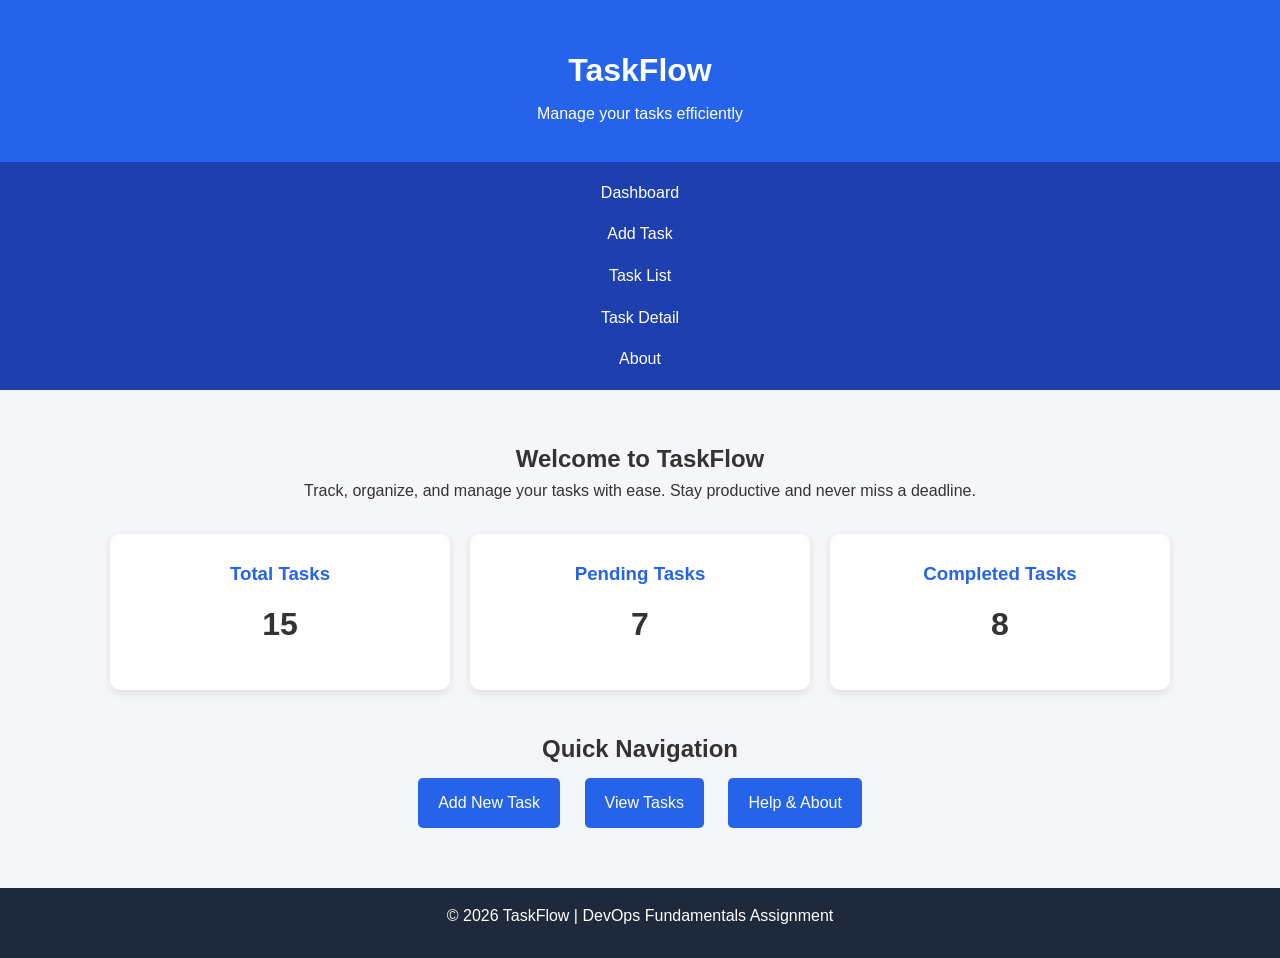
<file: index.html>
<!DOCTYPE html>
<html lang="en">
<head>
    <meta charset="UTF-8">
    <meta name="viewport" content="width=device-width, initial-scale=1.0">
    <title>TaskFlow - Dashboard</title>
    <link rel="stylesheet" href="style.css">
</head>
<body>

    <header>
        <h1>TaskFlow</h1>
        <p>Manage your tasks efficiently</p>
    </header>

    <nav>
        <ul>
            <li><a href="index.html">Dashboard</a></li>
            <li><a href="add-task.html">Add Task</a></li>
            <li><a href="task-list.html">Task List</a></li>
            <li><a href="task-detail.html">Task Detail</a></li>
            <li><a href="about.html">About</a></li>
        </ul>
    </nav>

    <main>
        <section class="welcome">
            <h2>Welcome to TaskFlow</h2>
            <p>
                Track, organize, and manage your tasks with ease.
                Stay productive and never miss a deadline.
            </p>
        </section>

        <section class="summary">
            <div class="card">
                <h3>Total Tasks</h3>
                <p>15</p>
            </div>

            <div class="card">
                <h3>Pending Tasks</h3>
                <p>7</p>
            </div>

            <div class="card">
                <h3>Completed Tasks</h3>
                <p>8</p>
            </div>
        </section>

        <section class="quick-links">
            <h2>Quick Navigation</h2>
            <div class="links">
                <a href="add-task.html" class="btn">Add New Task</a>
                <a href="task-list.html" class="btn">View Tasks</a>
                <a href="about.html" class="btn">Help & About</a>
            </div>
        </section>
    </main>

    <footer>
        <p>&copy; 2026 TaskFlow | DevOps Fundamentals Assignment</p>
    </footer>

</body>
</html>
</file>
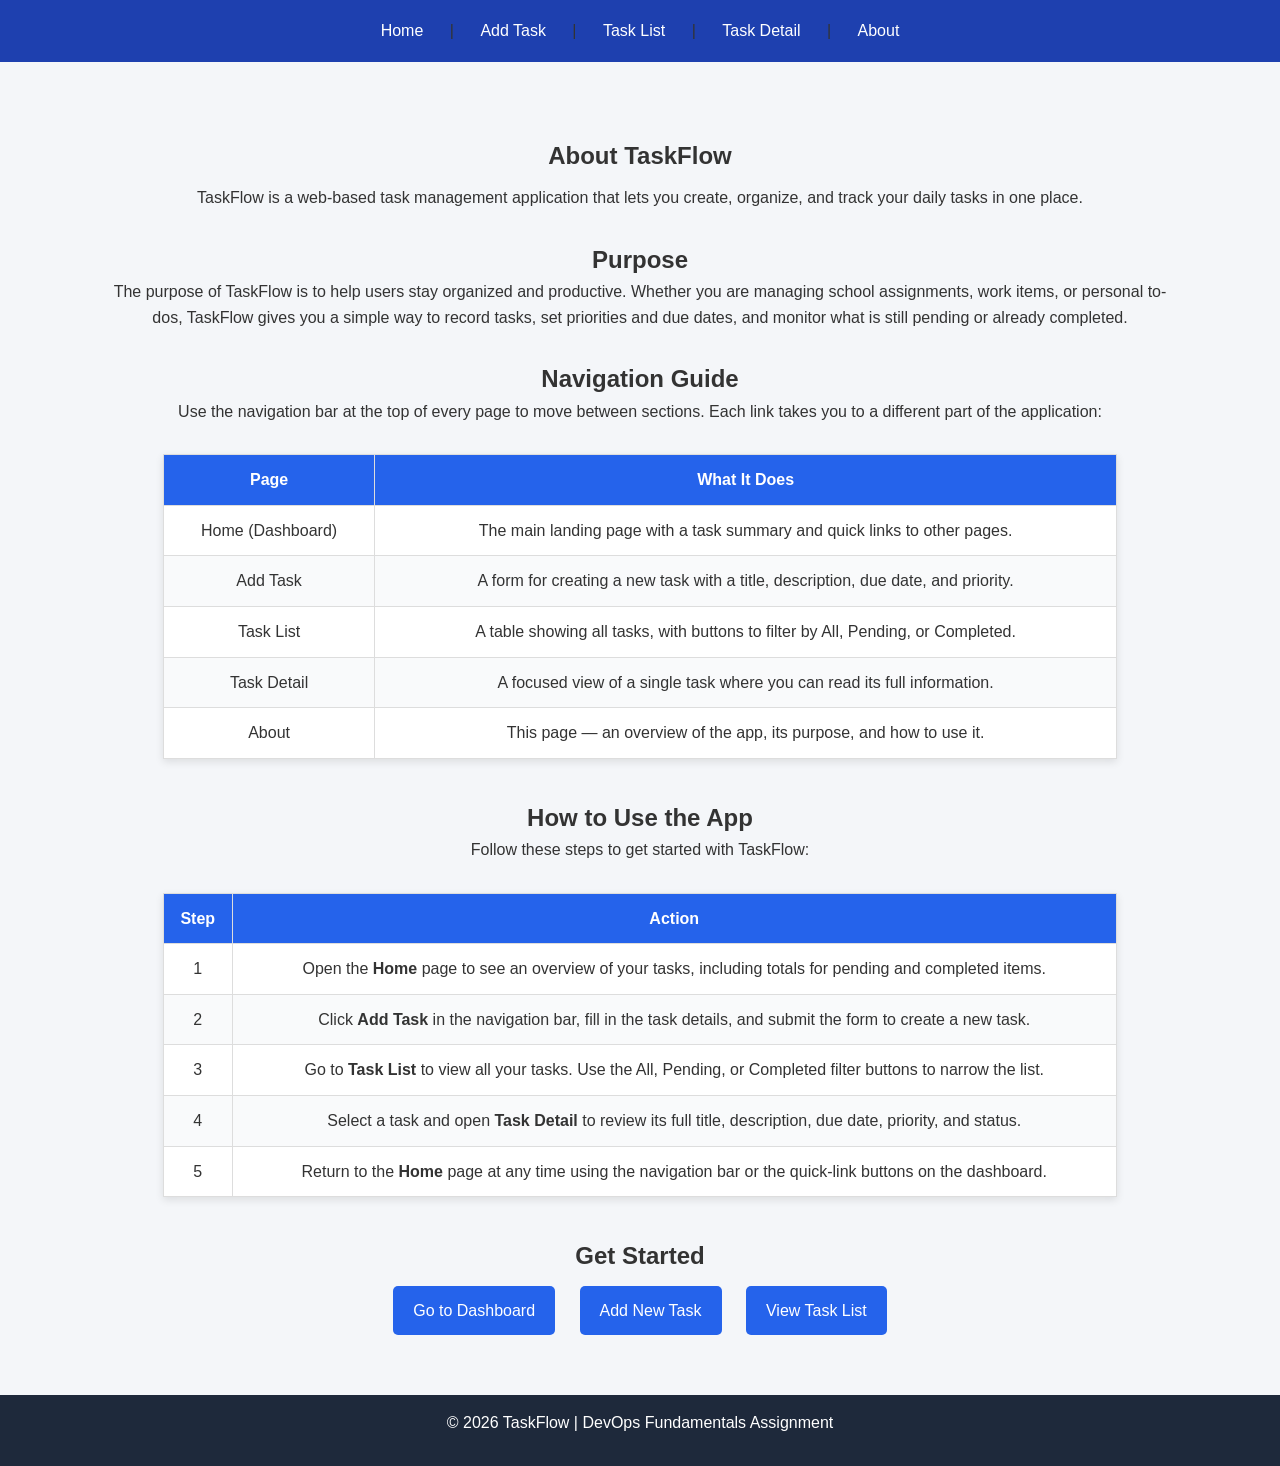
<file: about.html>
<!DOCTYPE html>
<html lang="en">
<head>
  <meta charset="UTF-8">
  <meta name="viewport" content="width=device-width, initial-scale=1.0">
  <title>About – TaskFlow</title>
  <link rel="stylesheet" href="style.css">
</head>
<body>
  <nav>
    <a href="index.html">Home</a> |
    <a href="add-task.html">Add Task</a> |
    <a href="task-list.html">Task List</a> |
    <a href="task-detail.html">Task Detail</a> |
    <a href="about.html">About</a>
  </nav>

  <main>
    <section class="welcome">
      <h1>About TaskFlow</h1>
      <p>
        TaskFlow is a web-based task management application that lets you
        create, organize, and track your daily tasks in one place.
      </p>
    </section>

    <section class="welcome">
      <h2>Purpose</h2>
      <p>
        The purpose of TaskFlow is to help users stay organized and productive.
        Whether you are managing school assignments, work items, or personal
        to-dos, TaskFlow gives you a simple way to record tasks, set priorities
        and due dates, and monitor what is still pending or already completed.
      </p>
    </section>

    <section class="welcome">
      <h2>Navigation Guide</h2>
      <p>
        Use the navigation bar at the top of every page to move between sections.
        Each link takes you to a different part of the application:
      </p>
    </section>

    <table aria-label="TaskFlow Navigation">
      <thead>
        <tr>
          <th>Page</th>
          <th>What It Does</th>
        </tr>
      </thead>
      <tbody>
        <tr>
          <td>Home (Dashboard)</td>
          <td>The main landing page with a task summary and quick links to other pages.</td>
        </tr>
        <tr>
          <td>Add Task</td>
          <td>A form for creating a new task with a title, description, due date, and priority.</td>
        </tr>
        <tr>
          <td>Task List</td>
          <td>A table showing all tasks, with buttons to filter by All, Pending, or Completed.</td>
        </tr>
        <tr>
          <td>Task Detail</td>
          <td>A focused view of a single task where you can read its full information.</td>
        </tr>
        <tr>
          <td>About</td>
          <td>This page — an overview of the app, its purpose, and how to use it.</td>
        </tr>
      </tbody>
    </table>

    <section class="welcome">
      <h2>How to Use the App</h2>
      <p>Follow these steps to get started with TaskFlow:</p>
    </section>

    <table aria-label="TaskFlow Usage Guide">
      <thead>
        <tr>
          <th>Step</th>
          <th>Action</th>
        </tr>
      </thead>
      <tbody>
        <tr>
          <td>1</td>
          <td>Open the <strong>Home</strong> page to see an overview of your tasks, including totals for pending and completed items.</td>
        </tr>
        <tr>
          <td>2</td>
          <td>Click <strong>Add Task</strong> in the navigation bar, fill in the task details, and submit the form to create a new task.</td>
        </tr>
        <tr>
          <td>3</td>
          <td>Go to <strong>Task List</strong> to view all your tasks. Use the All, Pending, or Completed filter buttons to narrow the list.</td>
        </tr>
        <tr>
          <td>4</td>
          <td>Select a task and open <strong>Task Detail</strong> to review its full title, description, due date, priority, and status.</td>
        </tr>
        <tr>
          <td>5</td>
          <td>Return to the <strong>Home</strong> page at any time using the navigation bar or the quick-link buttons on the dashboard.</td>
        </tr>
      </tbody>
    </table>

    <section class="quick-links">
      <h2>Get Started</h2>
      <div class="links">
        <a href="index.html" class="btn">Go to Dashboard</a>
        <a href="add-task.html" class="btn">Add New Task</a>
        <a href="task-list.html" class="btn">View Task List</a>
      </div>
    </section>
  </main>

  <footer>
    <p>&copy; 2026 TaskFlow | DevOps Fundamentals Assignment</p>
  </footer>
</body>
</html>
</file>
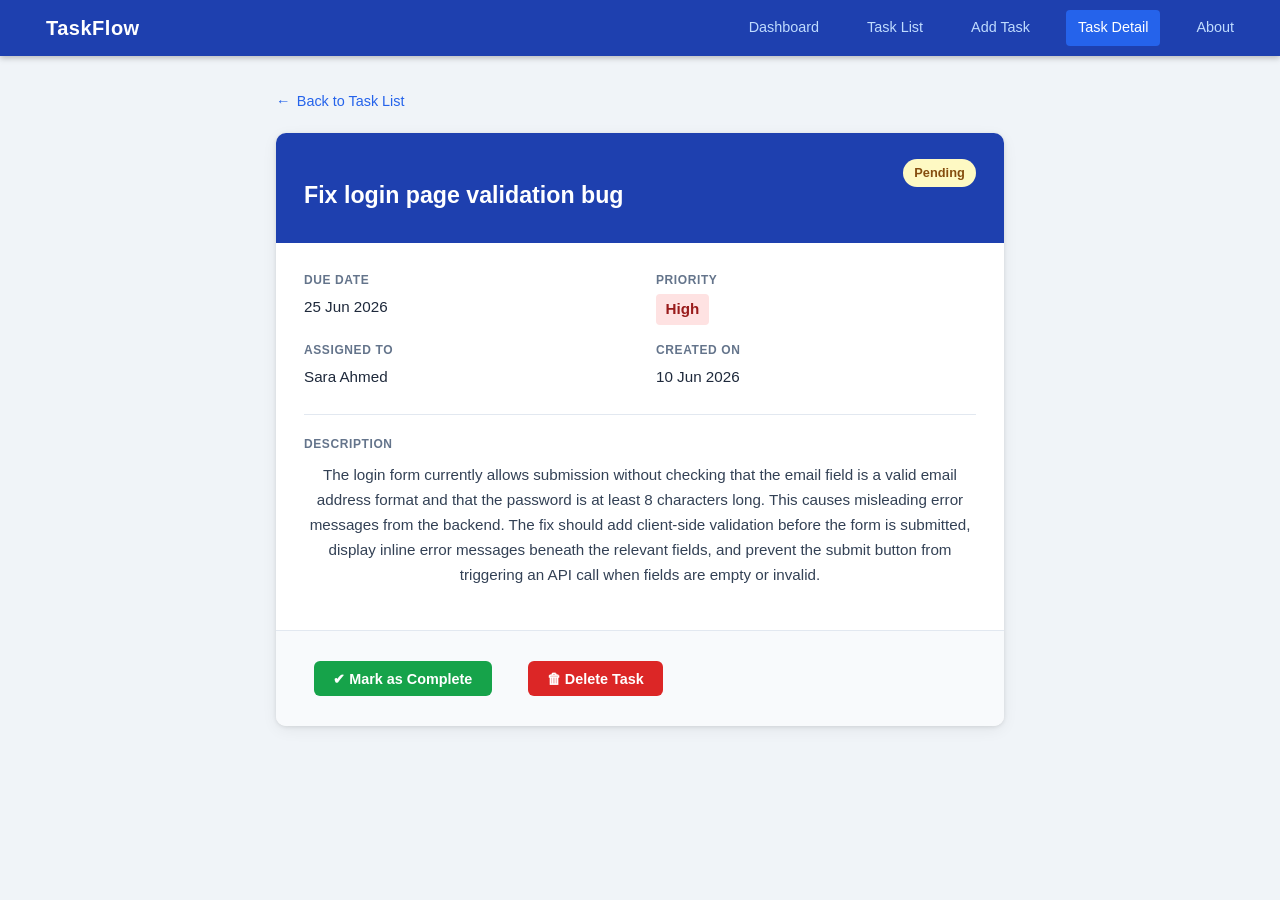
<file: task-detail.html>
<!DOCTYPE html>
<html lang="en">
<head>
  <meta charset="UTF-8" />
  <meta name="viewport" content="width=device-width, initial-scale=1.0" />
  <title>Task Detail – TaskFlow</title>
  <link rel="stylesheet" href="style.css" />
  <style>
    /* ── Reset & base ─────────────────────────────────────────────── */
    *, *::before, *::after { box-sizing: border-box; margin: 0; padding: 0; }

    body {
      font-family: 'Segoe UI', Arial, sans-serif;
      background: #f0f4f8;
      color: #1e293b;
      min-height: 100vh;
    }

    /* ── Navigation ───────────────────────────────────────────────── */
    nav {
      background: #1e40af;
      padding: 0 1.5rem;
      display: flex;
      align-items: center;
      justify-content: space-between;
      height: 56px;
      box-shadow: 0 2px 6px rgba(0,0,0,.25);
    }

    nav .brand {
      font-size: 1.25rem;
      font-weight: 700;
      color: #fff;
      text-decoration: none;
      letter-spacing: .5px;
    }

    nav ul {
      list-style: none;
      display: flex;
      gap: .25rem;
    }

    nav ul a {
      color: #bfdbfe;
      text-decoration: none;
      padding: .4rem .75rem;
      border-radius: 4px;
      font-size: .9rem;
      transition: background .15s, color .15s;
    }

    nav ul a:hover,
    nav ul a.active {
      background: #2563eb;
      color: #fff;
    }

    /* ── Main layout ──────────────────────────────────────────────── */
    main {
      max-width: 760px;
      margin: 2rem auto;
      padding: 0 1rem 3rem;
    }

    /* ── Back link ────────────────────────────────────────────────── */
    .back-link {
      display: inline-flex;
      align-items: center;
      gap: .4rem;
      color: #2563eb;
      text-decoration: none;
      font-size: .9rem;
      margin-bottom: 1.25rem;
    }

    .back-link:hover { text-decoration: underline; }

    .back-link::before { content: '←'; }

    /* ── Card ─────────────────────────────────────────────────────── */
    .task-card {
      background: #fff;
      border-radius: 10px;
      box-shadow: 0 1px 4px rgba(0,0,0,.1), 0 4px 16px rgba(0,0,0,.06);
      overflow: hidden;
    }

    /* card header */
    .card-header {
      background: #1e40af;
      color: #fff;
      padding: 1.4rem 1.75rem;
      display: flex;
      align-items: flex-start;
      justify-content: space-between;
      gap: 1rem;
    }

    .card-header h1 {
      font-size: 1.45rem;
      font-weight: 700;
      line-height: 1.3;
    }

    /* status badge */
    .badge {
      display: inline-block;
      padding: .25rem .7rem;
      border-radius: 999px;
      font-size: .8rem;
      font-weight: 600;
      white-space: nowrap;
      flex-shrink: 0;
      margin-top: .2rem;
    }

    .badge.pending    { background: #fef9c3; color: #854d0e; }
    .badge.completed  { background: #dcfce7; color: #166534; }

    /* card body */
    .card-body {
      padding: 1.75rem;
    }

    /* detail grid */
    .detail-grid {
      display: grid;
      grid-template-columns: 1fr 1fr;
      gap: 1rem 2rem;
      margin-bottom: 1.5rem;
    }

    @media (max-width: 480px) {
      .detail-grid { grid-template-columns: 1fr; }
    }

    .detail-item label {
      display: block;
      font-size: .75rem;
      font-weight: 600;
      text-transform: uppercase;
      letter-spacing: .05em;
      color: #64748b;
      margin-bottom: .25rem;
    }

    .detail-item span {
      font-size: .95rem;
      color: #1e293b;
    }

    /* priority chips */
    .priority-chip {
      display: inline-block;
      padding: .2rem .6rem;
      border-radius: 4px;
      font-size: .85rem;
      font-weight: 600;
    }

    .priority-chip.High   { background: #fee2e2; color: #991b1b; }
    .priority-chip.Medium { background: #fef3c7; color: #92400e; }
    .priority-chip.Low    { background: #e0f2fe; color: #075985; }

    /* description section */
    .description-section {
      border-top: 1px solid #e2e8f0;
      padding-top: 1.25rem;
      margin-top: .5rem;
    }

    .description-section label {
      display: block;
      font-size: .75rem;
      font-weight: 600;
      text-transform: uppercase;
      letter-spacing: .05em;
      color: #64748b;
      margin-bottom: .5rem;
    }

    .description-section p {
      font-size: .95rem;
      line-height: 1.65;
      color: #334155;
    }

    /* ── Action buttons ───────────────────────────────────────────── */
    .actions {
      display: flex;
      gap: 1rem;
      flex-wrap: wrap;
      padding: 1.25rem 1.75rem;
      border-top: 1px solid #e2e8f0;
      background: #f8fafc;
    }

    .btn {
      display: inline-flex;
      align-items: center;
      gap: .45rem;
      padding: .6rem 1.2rem;
      border: none;
      border-radius: 6px;
      font-size: .9rem;
      font-weight: 600;
      cursor: pointer;
      transition: filter .15s, transform .1s;
      text-decoration: none;
    }

    .btn:hover  { filter: brightness(1.08); }
    .btn:active { transform: scale(.97); }

    .btn-complete {
      background: #16a34a;
      color: #fff;
    }

    .btn-delete {
      background: #dc2626;
      color: #fff;
    }

    /* ── Confirmation dialog overlay ──────────────────────────────── */
    .overlay {
      display: none;
      position: fixed;
      inset: 0;
      background: rgba(0,0,0,.45);
      z-index: 100;
      align-items: center;
      justify-content: center;
    }

    .overlay.active { display: flex; }

    .dialog {
      background: #fff;
      border-radius: 10px;
      padding: 2rem;
      max-width: 400px;
      width: 90%;
      box-shadow: 0 8px 32px rgba(0,0,0,.2);
      text-align: center;
    }

    .dialog h2 { font-size: 1.1rem; margin-bottom: .75rem; color: #1e293b; }
    .dialog p  { font-size: .9rem; color: #475569; margin-bottom: 1.5rem; }

    .dialog-actions {
      display: flex;
      gap: .75rem;
      justify-content: center;
    }

    .btn-cancel {
      background: #e2e8f0;
      color: #334155;
    }

    /* ── Toast notification ───────────────────────────────────────── */
    .toast {
      display: none;
      position: fixed;
      bottom: 1.5rem;
      right: 1.5rem;
      background: #1e293b;
      color: #fff;
      padding: .75rem 1.25rem;
      border-radius: 8px;
      font-size: .9rem;
      font-weight: 500;
      box-shadow: 0 4px 16px rgba(0,0,0,.2);
      z-index: 200;
      animation: slideUp .25s ease;
    }

    .toast.show { display: block; }

    @keyframes slideUp {
      from { opacity: 0; transform: translateY(12px); }
      to   { opacity: 1; transform: translateY(0); }
    }
  </style>
</head>
<body>

  <!-- ── Navigation ─────────────────────────────────────────────── -->
  <nav>
    <a href="index.html" class="brand">TaskFlow</a>
    <ul>
      <li><a href="index.html">Dashboard</a></li>
      <li><a href="task-list.html">Task List</a></li>
      <li><a href="add-task.html">Add Task</a></li>
      <li><a href="task-detail.html" class="active">Task Detail</a></li>
      <li><a href="about.html">About</a></li>
    </ul>
  </nav>

  <!-- ── Page content ───────────────────────────────────────────── -->
  <main>
    <a href="task-list.html" class="back-link">Back to Task List</a>

    <div class="task-card" id="taskCard">

      <!-- Card Header -->
      <div class="card-header">
        <h1 id="taskTitle">Fix login page validation bug</h1>
        <span class="badge pending" id="taskBadge">Pending</span>
      </div>

      <!-- Card Body -->
      <div class="card-body">

        <div class="detail-grid">

          <div class="detail-item">
            <label>Due Date</label>
            <span id="taskDueDate">25 Jun 2026</span>
          </div>

          <div class="detail-item">
            <label>Priority</label>
            <span class="priority-chip High" id="taskPriority">High</span>
          </div>

          <div class="detail-item">
            <label>Assigned To</label>
            <span id="taskAssignee">Sara Ahmed</span>
          </div>

          <div class="detail-item">
            <label>Created On</label>
            <span id="taskCreatedOn">10 Jun 2026</span>
          </div>

        </div><!-- /.detail-grid -->

        <div class="description-section">
          <label>Description</label>
          <p id="taskDescription">
            The login form currently allows submission without checking that the
            email field is a valid email address format and that the password is
            at least 8 characters long. This causes misleading error messages from
            the backend. The fix should add client-side validation before the form
            is submitted, display inline error messages beneath the relevant fields,
            and prevent the submit button from triggering an API call when fields
            are empty or invalid.
          </p>
        </div>

      </div><!-- /.card-body -->

      <!-- Action Buttons -->
      <div class="actions">
        <button class="btn btn-complete" id="btnComplete" onclick="handleComplete()">
          ✔ Mark as Complete
        </button>
        <button class="btn btn-delete" onclick="openDeleteDialog()">
          🗑 Delete Task
        </button>
      </div>

    </div><!-- /.task-card -->
  </main>

  <!-- ── Delete Confirmation Dialog ─────────────────────────────── -->
  <div class="overlay" id="deleteOverlay">
    <div class="dialog">
      <h2>Delete this task?</h2>
      <p>This action cannot be undone. The task will be permanently removed.</p>
      <div class="dialog-actions">
        <button class="btn btn-cancel" onclick="closeDeleteDialog()">Cancel</button>
        <button class="btn btn-delete" onclick="confirmDelete()">Yes, Delete</button>
      </div>
    </div>
  </div>

  <!-- ── Toast ──────────────────────────────────────────────────── -->
  <div class="toast" id="toast"></div>

  <script>
    /* ── Mark as Complete ─────────────────────────────────────────── */
    function handleComplete() {
      const badge  = document.getElementById('taskBadge');
      const btn    = document.getElementById('btnComplete');

      const alreadyDone = badge.classList.contains('completed');

      if (alreadyDone) {
        // Toggle back to pending
        badge.textContent = 'Pending';
        badge.className   = 'badge pending';
        btn.textContent   = '✔ Mark as Complete';
        showToast('Task marked as pending.');
      } else {
        // Mark complete
        badge.textContent = 'Completed';
        badge.className   = 'badge completed';
        btn.textContent   = '↩ Mark as Pending';
        showToast('Task marked as complete!');
      }
    }

    /* ── Delete dialog ────────────────────────────────────────────── */
    function openDeleteDialog() {
      document.getElementById('deleteOverlay').classList.add('active');
    }

    function closeDeleteDialog() {
      document.getElementById('deleteOverlay').classList.remove('active');
    }

    function confirmDelete() {
      closeDeleteDialog();
      // In a real app this would call an API; here we simulate removal
      document.getElementById('taskCard').style.opacity = '0.35';
      document.getElementById('taskCard').style.pointerEvents = 'none';
      showToast('Task deleted. Redirecting…');
      setTimeout(() => { window.location.href = 'task-list.html'; }, 1800);
    }

    /* ── Toast helper ─────────────────────────────────────────────── */
    function showToast(msg) {
      const t = document.getElementById('toast');
      t.textContent = msg;
      t.classList.add('show');
      setTimeout(() => t.classList.remove('show'), 2600);
    }

    /* ── Close overlay on backdrop click ─────────────────────────── */
    document.getElementById('deleteOverlay').addEventListener('click', function(e) {
      if (e.target === this) closeDeleteDialog();
    });
  </script>

</body>
</html>
</file>
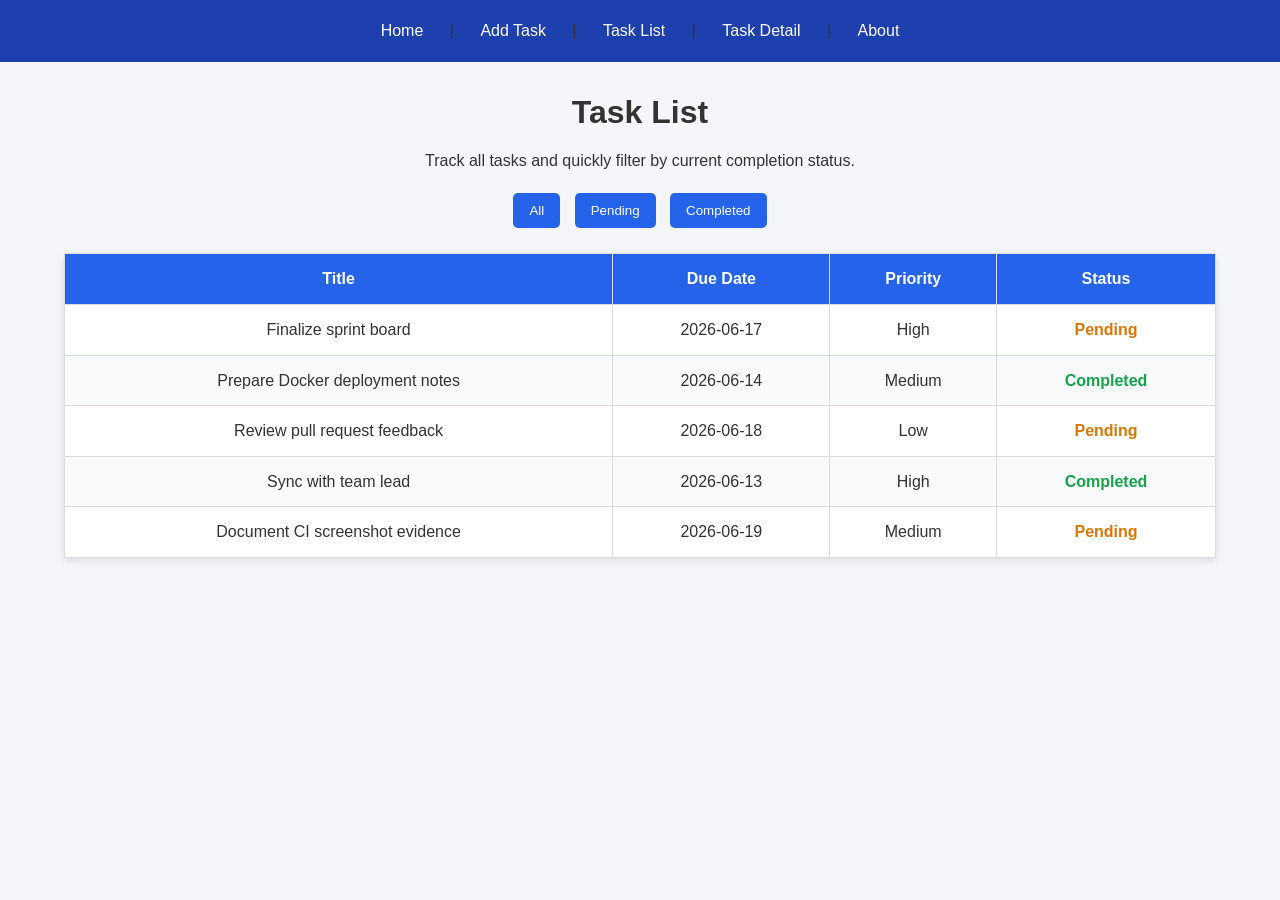
<file: task-list.html>
<!DOCTYPE html>
<html lang="en">
<head>
  <meta charset="UTF-8">
  <meta name="viewport" content="width=device-width, initial-scale=1.0">
  <title>Task List - TaskFlow</title>
  <link rel="stylesheet" href="style.css">
 </head>
<body>
  <nav>
    <a href="index.html">Home</a> |
    <a href="add-task.html">Add Task</a> |
    <a href="task-list.html">Task List</a> |
    <a href="task-detail.html">Task Detail</a> |
    <a href="about.html">About</a>
  </nav>

  <h1>Task List</h1>
  <p>Track all tasks and quickly filter by current completion status.</p>

  <section class="filters" aria-label="Task Status Filters">
    <button type="button" data-filter="all">All</button>
    <button type="button" data-filter="pending">Pending</button>
    <button type="button" data-filter="completed">Completed</button>
  </section>

  <table aria-label="All Tasks">
    <thead>
      <tr>
        <th>Title</th>
        <th>Due Date</th>
        <th>Priority</th>
        <th>Status</th>
      </tr>
    </thead>
    <tbody>
      <tr data-status="pending">
        <td>Finalize sprint board</td>
        <td>2026-06-17</td>
        <td>High</td>
        <td class="status-pending">Pending</td>
      </tr>
      <tr data-status="completed">
        <td>Prepare Docker deployment notes</td>
        <td>2026-06-14</td>
        <td>Medium</td>
        <td class="status-completed">Completed</td>
      </tr>
      <tr data-status="pending">
        <td>Review pull request feedback</td>
        <td>2026-06-18</td>
        <td>Low</td>
        <td class="status-pending">Pending</td>
      </tr>
      <tr data-status="completed">
        <td>Sync with team lead</td>
        <td>2026-06-13</td>
        <td>High</td>
        <td class="status-completed">Completed</td>
      </tr>
      <tr data-status="pending">
        <td>Document CI screenshot evidence</td>
        <td>2026-06-19</td>
        <td>Medium</td>
        <td class="status-pending">Pending</td>
      </tr>
    </tbody>
  </table>

  <script>
    const filterButtons = document.querySelectorAll("[data-filter]");
    const taskRows = document.querySelectorAll("tbody tr");

    function applyFilter(filter) {
      taskRows.forEach((row) => {
        const rowStatus = row.getAttribute("data-status");
        const shouldShow = filter === "all" || rowStatus === filter;
        row.classList.toggle("hidden-row", !shouldShow);
      });
    }

    filterButtons.forEach((button) => {
      button.addEventListener("click", () => {
        applyFilter(button.getAttribute("data-filter"));
      });
    });
  </script>
</body>
</html>
</file>
<file: style.css>
* {
    margin: 0;
    padding: 0;
    box-sizing: border-box;
    font-family: Arial, sans-serif;
}

body {
    background-color: #f4f6f9;
    color: #333;
    line-height: 1.6;
}

header {
    background-color: #2563eb;
    color: white;
    text-align: center;
    padding: 20px;
}

header h1 {
    margin-bottom: 5px;
}


nav {
    background-color: #1e40af;
    padding: 10px 0;
    text-align: center;
}

nav a {
    color: white;
    text-decoration: none;
    margin: 0 10px;
    padding: 8px 12px;
    display: inline-block;
    border-radius: 5px;
    transition: 0.3s;
}

nav a:hover {
    background-color: #3b82f6;
}


main {
    max-width: 1100px;
    margin: 30px auto;
    padding: 20px;
}


.welcome {
    text-align: center;
    margin-bottom: 30px;
}

.summary {
    display: flex;
    justify-content: space-between;
    gap: 20px;
    flex-wrap: wrap;
    margin-bottom: 40px;
}

.card {
    flex: 1;
    min-width: 220px;
    background: white;
    padding: 25px;
    border-radius: 10px;
    text-align: center;
    box-shadow: 0 3px 8px rgba(0,0,0,0.1);
}

.card h3 {
    color: #2563eb;
    margin-bottom: 10px;
}

.card p {
    font-size: 2rem;
    font-weight: bold;
}

.quick-links {
    text-align: center;
}

.btn {
    display: inline-block;
    margin: 10px;
    padding: 12px 20px;
    background-color: #2563eb;
    color: white;
    border-radius: 5px;
    text-decoration: none;
    transition: 0.3s;
}

.btn:hover {
    background-color: #1e40af;
}


h1 {
    text-align: center;
    margin: 25px 0 10px;
}

p {
    text-align: center;
    margin-bottom: 15px;
}


form {
    max-width: 700px;
    margin: 20px auto;
    background: white;
    padding: 25px;
    border-radius: 10px;
    box-shadow: 0 3px 8px rgba(0,0,0,0.1);
}

form label {
    display: block;
    margin-bottom: 6px;
    font-weight: bold;
}

form input,
form textarea,
form select {
    width: 100%;
    padding: 12px;
    margin-bottom: 15px;
    border: 1px solid #d1d5db;
    border-radius: 5px;
    font-size: 14px;
}

form textarea {
    resize: vertical;
}

form button {
    background-color: #2563eb;
    color: white;
    padding: 12px 18px;
    border: none;
    border-radius: 5px;
    cursor: pointer;
    width: 100%;
    font-size: 16px;
}

form button:hover {
    background-color: #1e40af;
}


.filters {
    text-align: center;
    margin: 15px 0;
}

.filters button {
    background-color: #2563eb;
    color: white;
    border: none;
    padding: 10px 16px;
    margin: 5px;
    border-radius: 5px;
    cursor: pointer;
    transition: 0.3s;
}

.filters button:hover {
    background-color: #1e40af;
}


table {
    width: 90%;
    margin: 20px auto 40px;
    border-collapse: collapse;
    background: white;
    box-shadow: 0 3px 8px rgba(0,0,0,0.1);
}

table th,
table td {
    border: 1px solid #ddd;
    padding: 12px;
    text-align: center;
}

table th {
    background-color: #2563eb;
    color: white;
}

table tr:nth-child(even) {
    background-color: #f9fafb;
}


.status-pending {
    color: #d97706;
    font-weight: bold;
}

.status-completed {
    color: #16a34a;
    font-weight: bold;
}


.hidden-row {
    display: none;
}



footer {
    text-align: center;
    padding: 15px;
    background-color: #1e293b;
    color: white;
    margin-top: 30px;
}


@media (max-width: 768px) {
    .summary {
        flex-direction: column;
    }

    nav a {
        display: block;
        margin: 5px 0;
    }

    table {
        width: 100%;
    }
}
</file>
